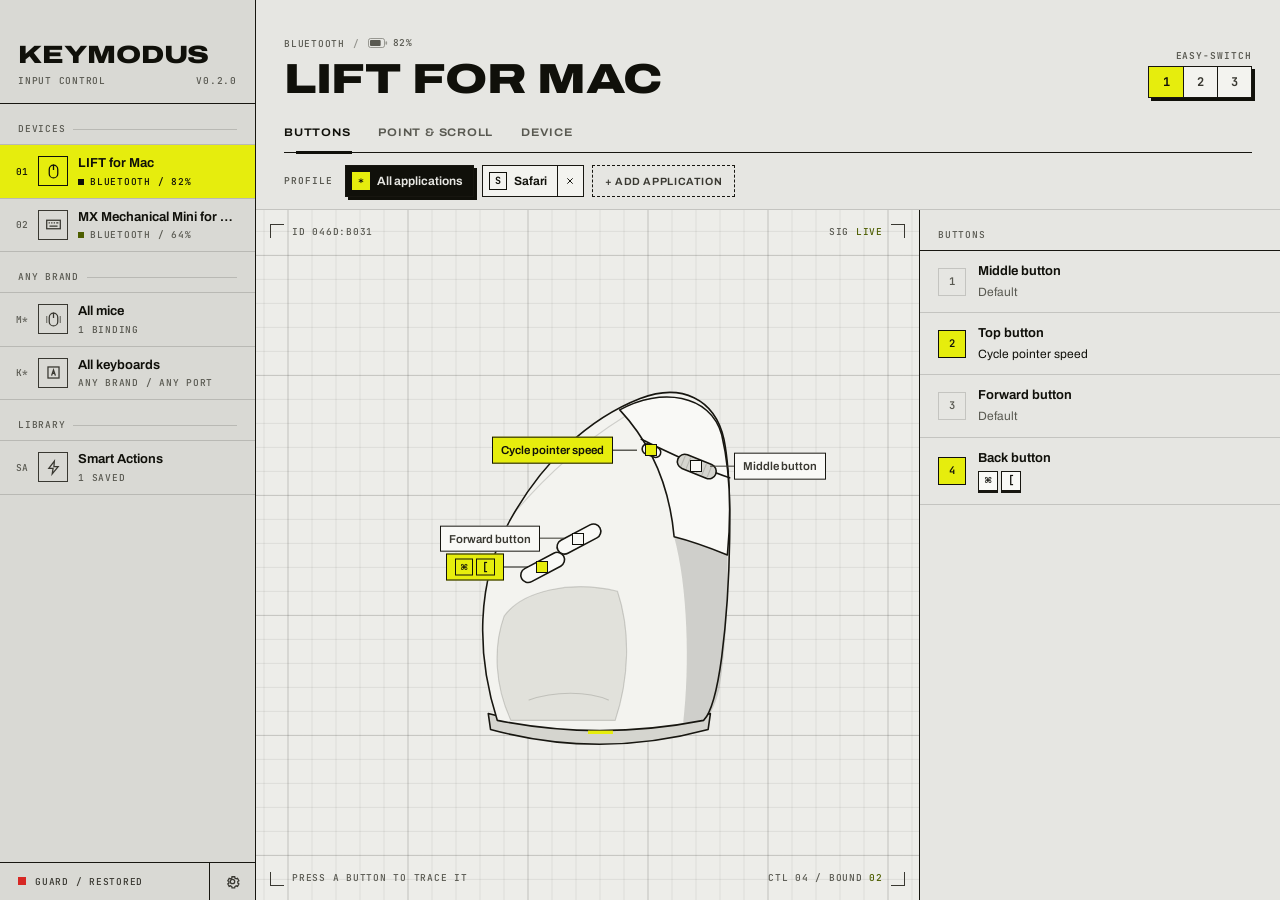
<file: ui/index.html>
<!doctype html>
<html lang="en">
<head>
  <meta charset="utf-8">
  <meta name="viewport" content="width=device-width, initial-scale=1">
  <meta name="color-scheme" content="light dark">
  <title>Keymodus</title>
  <link rel="icon" href="data:,">
  <link rel="stylesheet" href="styles.css">
</head>
<body>
  <div class="app" id="app">
    <aside class="sidebar">
      <div class="sidebar-top" data-tauri-drag-region></div>
      <div class="brand" data-tauri-drag-region>
        <span class="brand-name glitch" data-tauri-drag-region>Keymodus</span>
        <span class="brand-sub" data-tauri-drag-region><span>Input control</span><span id="brand-ver"></span></span>
      </div>
      <nav class="nav" aria-label="Devices">
        <p class="nav-label">Devices</p>
        <ul class="device-list" id="device-list"></ul>
        <p class="nav-label">Any brand</p>
        <ul class="device-list" id="generic-list"></ul>
        <p class="nav-label">Library</p>
        <ul class="device-list" id="library-list"></ul>
      </nav>
      <div class="sidebar-foot">
        <button class="guard-pill" id="guard-pill" type="button" aria-label="Open binding guard activity">
          <span class="guard-dot" aria-hidden="true"></span>
          <span id="guard-text">Guard booting</span>
        </button>
        <button class="icon-btn" id="settings-btn" type="button" aria-label="Settings">
          <svg viewBox="0 0 20 20" aria-hidden="true"><path d="M10 12.6a2.6 2.6 0 1 0 0-5.2 2.6 2.6 0 0 0 0 5.2Z"/><path d="M16.2 11.9l1.3 1-1.6 2.8-1.6-.6a6.4 6.4 0 0 1-1.5.9L12.6 17.6H9.4l-.2-1.6a6.4 6.4 0 0 1-1.5-.9l-1.6.6-1.6-2.8 1.3-1a6.6 6.6 0 0 1 0-1.8l-1.3-1 1.6-2.8 1.6.6a6.4 6.4 0 0 1 1.5-.9l.2-1.6h3.2l.2 1.6c.5.2 1 .5 1.5.9l1.6-.6 1.6 2.8-1.3 1a6.6 6.6 0 0 1 0 1.8Z"/></svg>
        </button>
      </div>
    </aside>

    <main class="main" id="main">
      <div class="titlebar" data-tauri-drag-region></div>
      <div class="banners" id="banners"></div>
      <div class="view" id="view"></div>
    </main>
  </div>

  <div class="sheet-scrim" id="scrim" hidden></div>
  <aside class="sheet" id="sheet" aria-modal="true" role="dialog" hidden></aside>
  <div class="toaster" id="toaster" aria-live="polite"></div>

  <script src="app.js" type="module"></script>
</body>
</html>
</file>
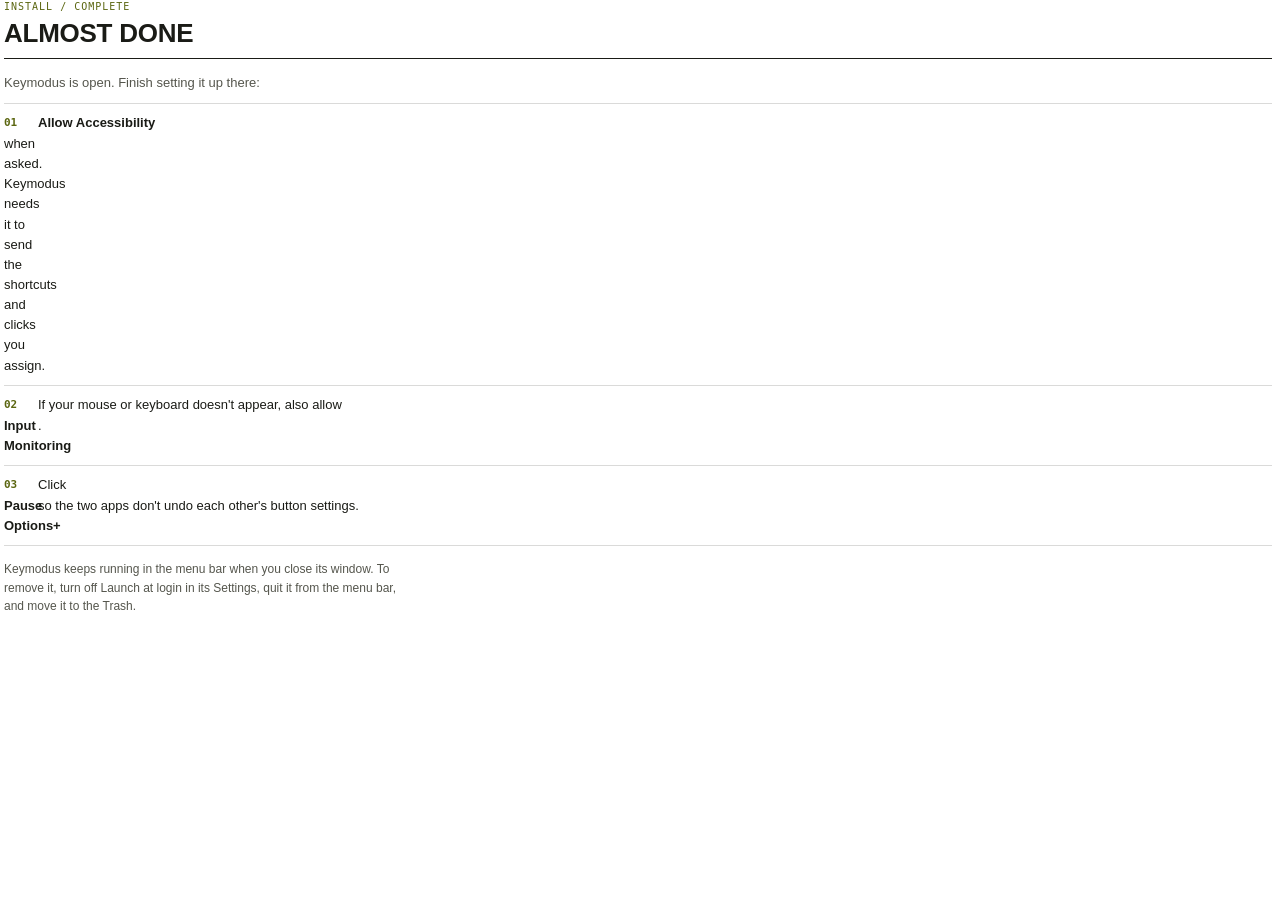
<file: scripts/installer/resources/conclusion.html>
<!doctype html>
<html><head><meta charset="utf-8"><meta name="color-scheme" content="light dark">
<link rel="stylesheet" href="style.css">
</head>
<body>
<p class="kicker">Install / complete</p>
<h1>Almost done</h1>
<p class="lede">Keymodus is open. Finish setting it up there:</p>
<ol>
  <li><b>Allow Accessibility</b> when asked. Keymodus needs it to send the shortcuts and clicks you assign.</li>
  <li>If your mouse or keyboard doesn't appear, also allow <b>Input Monitoring</b>.</li>
  <li>Click <b>Pause Options+</b> so the two apps don't undo each other's button settings.</li>
</ol>
<p class="note">Keymodus keeps running in the menu bar when you close its window. To remove it, turn off Launch at login in its Settings, quit it from the menu bar, and move it to the Trash.</p>
</body></html>
</file>
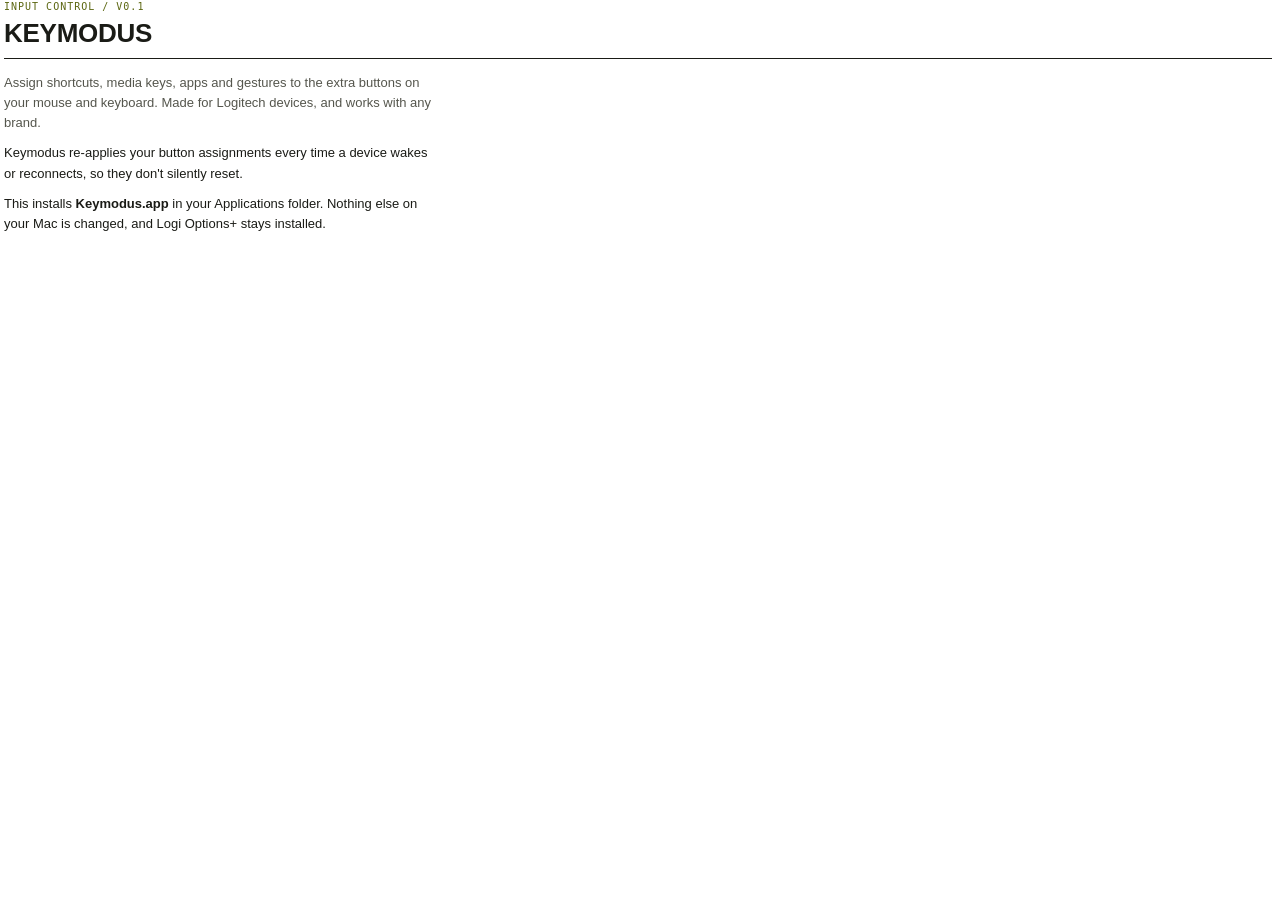
<file: scripts/installer/resources/welcome.html>
<!doctype html>
<html><head><meta charset="utf-8"><meta name="color-scheme" content="light dark">
<link rel="stylesheet" href="style.css">
</head>
<body>
<p class="kicker">Input control / v0.1</p>
<h1>Keymodus</h1>
<p class="lede">Assign shortcuts, media keys, apps and gestures to the extra buttons on your mouse and keyboard. Made for Logitech devices, and works with any brand.</p>
<p>Keymodus re-applies your button assignments every time a device wakes or reconnects, so they don't silently reset.</p>
<p>This installs <b>Keymodus.app</b> in your Applications folder. Nothing else on your Mac is changed, and Logi Options+ stays installed.</p>
</body></html>
</file>
<file: ui/styles.css>
/* Keymodus — an input control deck.
   Brutalist structure (hard rules, square corners, inverted selections, offset
   shadows) carrying one cyberpunk signal: acid volt. Red is reserved for
   conflicts and warnings. Concrete in light mode, carbon in dark. */

@font-face {
  font-family: "Archivo";
  src: url("fonts/archivo-latin-wdth-normal.woff2") format("woff2-variations");
  font-weight: 100 900;
  font-stretch: 62% 125%;
  font-display: block;
  unicode-range: U+0000-00FF, U+0131, U+0152-0153, U+02BB-02BC, U+02C6, U+02DA, U+02DC, U+0304, U+0308, U+0329, U+2000-206F, U+20AC, U+2122, U+2191, U+2193, U+2212, U+2215, U+FEFF, U+FFFD;
}
@font-face {
  font-family: "Archivo";
  src: url("fonts/archivo-latin-ext-wdth-normal.woff2") format("woff2-variations");
  font-weight: 100 900;
  font-stretch: 62% 125%;
  font-display: block;
  unicode-range: U+0100-02BA, U+02BD-02C5, U+02C7-02CC, U+02CE-02D7, U+02DD-02FF, U+0304, U+0308, U+0329, U+1D00-1DBF, U+1E00-1E9F, U+1EF2-1EFF, U+2020, U+20A0-20AB, U+20AD-20C0, U+2113, U+2C60-2C7F, U+A720-A7FF;
}
@font-face {
  font-family: "JetBrains Mono";
  src: url("fonts/jetbrains-mono-latin-wght-normal.woff2") format("woff2-variations");
  font-weight: 100 800;
  font-display: block;
}

:root {
  color-scheme: light dark;

  --ease-out: cubic-bezier(0.23, 1, 0.32, 1);
  --ease-in-out: cubic-bezier(0.77, 0, 0.175, 1);
  --ease-drawer: cubic-bezier(0.32, 0.72, 0, 1);

  /* Archivo for words; JetBrains Mono only for data (codes, DPI, ids, times).
     Key symbols (⌘⇧⌥) fall back to the system font. */
  --font: "Archivo", -apple-system, system-ui, sans-serif;
  --font-mono: "JetBrains Mono", ui-monospace, "SF Mono", Menlo, monospace;

  /* concrete (light) */
  --bg: oklch(0.925 0.006 106);
  --sidebar: oklch(0.885 0.008 106);
  --surface: oklch(0.962 0.005 106);
  --raised: oklch(0.982 0.004 106);
  --sunken: oklch(0.87 0.008 106);
  --line: oklch(0.2 0.012 106);
  --line-soft: oklch(0.2 0.012 106 / 0.16);
  --text: oklch(0.17 0.012 106);
  --text-2: oklch(0.34 0.012 106);
  --text-3: oklch(0.46 0.012 106);
  --volt: oklch(0.91 0.2 112);
  --volt-ink: oklch(0.17 0.012 106);
  --volt-wash: oklch(0.91 0.2 112 / 0.38);
  --signal: oklch(0.45 0.12 120);        /* volt, legible as text/lines on this ground */
  --bar: var(--text);                     /* tab ink, focus */
  --red: oklch(0.57 0.21 28);
  --grid: oklch(0.17 0.012 106 / 0.07);
  --grid-major: oklch(0.17 0.012 106 / 0.13);
  --stage: oklch(0.945 0.005 106);
  --art-shadow: oklch(0.17 0.012 106 / 0.13);
  --hard: 3px 3px 0 var(--text);
  --hard-lg: 6px 6px 0 var(--text);
  --scan: 0;
}

@media (prefers-color-scheme: dark) {
  :root {
    /* carbon (dark) */
    --bg: oklch(0.17 0.008 110);
    --sidebar: oklch(0.135 0.007 110);
    --surface: oklch(0.205 0.009 110);
    --raised: oklch(0.235 0.01 110);
    --sunken: oklch(0.125 0.006 110);
    --line: oklch(0.46 0.014 110);
    --line-soft: oklch(0.42 0.012 110 / 0.42);
    --text: oklch(0.95 0.016 105);
    --text-2: oklch(0.79 0.012 105);
    --text-3: oklch(0.63 0.012 105);
    --volt: oklch(0.92 0.21 115);
    --volt-ink: oklch(0.15 0.008 110);
    --volt-wash: oklch(0.92 0.21 115 / 0.14);
    --signal: oklch(0.92 0.21 115);
    --bar: var(--volt);
    --red: oklch(0.67 0.22 28);
    --grid: oklch(0.95 0.02 105 / 0.045);
    --grid-major: oklch(0.95 0.02 105 / 0.085);
    --stage: oklch(0.15 0.008 110);
    --art-shadow: oklch(0.92 0.21 115 / 0.16);
    --hard: 3px 3px 0 var(--volt);
    --hard-lg: 6px 6px 0 oklch(0 0 0 / 0.55);
    --scan: 1;
  }
}

* { box-sizing: border-box; }
html, body { margin: 0; height: 100%; }
body {
  font: 400 13px/1.45 var(--font);
  color: var(--text);
  background: var(--bg);
  -webkit-font-smoothing: antialiased;
  overflow: hidden;
  user-select: none;
  -webkit-user-select: none;
  cursor: default;
}
button { font: inherit; color: inherit; cursor: pointer; }
button:disabled { cursor: default; }
input, textarea { font: inherit; color: inherit; user-select: text; -webkit-user-select: text; }
[hidden] { display: none !important; }
:focus-visible { outline: 2px solid var(--bar); outline-offset: 2px; }
::selection { background: var(--volt); color: var(--volt-ink); }

/* Shared typographic voices */
.eyebrow, .nav-label, .device-sub, .panel-title, .group-label, .facts dt, .stat span, .range-scale,
.g-cell .dir, .hud b, .banner-tag, .pop-label, .sheet-kicker, .control-num, .spot-num, .brand-sub {
  font-family: var(--font-mono);
  font-weight: 500;
  text-transform: uppercase;
  letter-spacing: 0.08em;
}
.title, .brand-name, .sheet-head h2, .empty h2, .stat strong, .dpi-readout strong {
  font-family: var(--font);
  font-stretch: 125%;
  font-weight: 850;
  text-transform: uppercase;
  letter-spacing: -0.01em;
}

.app { display: grid; grid-template-columns: 256px 1fr; height: 100vh; }

/* ---------------- Sidebar ---------------- */

.sidebar {
  background: var(--sidebar);
  border-right: 1px solid var(--line);
  display: flex;
  flex-direction: column;
  min-height: 0;
}
.sidebar-top { height: 40px; flex: none; }
.brand { padding: 4px 18px 16px; border-bottom: 1px solid var(--line); }
.brand-name { display: block; font-size: 25px; line-height: 0.9; }
.brand-sub { display: flex; justify-content: space-between; margin-top: 7px; font-size: 9.5px; color: var(--text-3); }
.brand-name.glitch { animation: glitch 460ms steps(1, end) 120ms both; }
@keyframes glitch {
  0%   { clip-path: inset(0 0 62% 0); transform: translateX(-3px); color: var(--signal); }
  14%  { clip-path: inset(38% 0 20% 0); transform: translateX(4px); }
  28%  { clip-path: inset(72% 0 0 0); transform: translateX(-2px); color: var(--red); }
  42%  { clip-path: inset(10% 0 55% 0); transform: translateX(2px); color: var(--text); }
  56%  { clip-path: inset(0); transform: none; }
  70%  { clip-path: inset(46% 0 40% 0); transform: translateX(-3px); color: var(--signal); }
  84%, 100% { clip-path: inset(0); transform: none; color: var(--text); }
}

.nav { flex: 1; overflow-y: auto; padding: 0 0 12px; }
.nav-label {
  display: flex; align-items: center; gap: 8px;
  margin: 18px 18px 8px;
  font-size: 9.5px;
  color: var(--text-3);
}
.nav-label::after { content: ""; flex: 1; height: 1px; background: var(--line-soft); }
.device-list { list-style: none; margin: 0; padding: 0; border-top: 1px solid var(--line-soft); }
.device-list > li { border-bottom: 1px solid var(--line-soft); }

.device-row {
  display: grid;
  grid-template-columns: 18px 30px 1fr;
  align-items: center;
  gap: 10px;
  width: 100%;
  padding: 9px 18px 9px 10px;
  border: 0;
  background: transparent;
  text-align: left;
  transition: background-color 120ms ease;
}
.device-row:active { transform: translate(1px, 1px); }
@media (hover: hover) and (pointer: fine) { .device-row:hover { background: var(--sunken); } }
.device-idx { font: 500 9.5px/1 var(--font-mono); color: var(--text-3); text-align: right; }
.device-row[aria-current="true"] { background: var(--volt); color: var(--volt-ink); }
.device-row[aria-current="true"] .device-idx,
.device-row[aria-current="true"] .device-sub { color: var(--volt-ink); }
.device-glyph {
  width: 30px; height: 30px;
  display: grid; place-items: center;
  border: 1px solid currentColor;
  color: var(--text-2);
}
.device-row[aria-current="true"] .device-glyph { color: var(--volt-ink); }
.device-glyph svg { width: 17px; height: 17px; fill: none; stroke: currentColor; stroke-width: 1.5; stroke-linecap: square; stroke-linejoin: miter; }
.device-name { font-weight: 650; font-size: 13px; white-space: nowrap; overflow: hidden; text-overflow: ellipsis; }
.device-sub { font-size: 9.5px; color: var(--text-3); white-space: nowrap; overflow: hidden; text-overflow: ellipsis; display: flex; gap: 6px; align-items: center; margin-top: 2px; }
.status-dot { width: 6px; height: 6px; flex: none; background: currentColor; opacity: 0.45; }
.status-dot[data-s="online"] { background: var(--signal); opacity: 1; }
.status-dot[data-s="asleep"] { background: transparent; box-shadow: inset 0 0 0 1.5px currentColor; opacity: 0.9; }
.device-row[aria-current="true"] .status-dot[data-s="online"] { background: var(--volt-ink); }

.sidebar-foot {
  display: flex; align-items: stretch;
  border-top: 1px solid var(--line);
}
.guard-pill {
  flex: 1;
  display: flex; align-items: center; gap: 9px;
  padding: 13px 18px;
  border: 0;
  background: transparent;
  color: var(--text-2);
  font: 500 9.5px/1.2 var(--font-mono);
  text-transform: uppercase; letter-spacing: 0.08em;
  text-align: left;
  transition: background-color 120ms ease;
}
.guard-pill:active { transform: translate(1px, 1px); }
@media (hover: hover) and (pointer: fine) { .guard-pill:hover { background: var(--sunken); } }
.guard-dot { width: 8px; height: 8px; flex: none; background: var(--signal); }
.guard-dot[data-tone="ok"] { animation: arm 2.4s steps(2, jump-none) infinite; }
.guard-dot[data-tone="idle"] { background: transparent; box-shadow: inset 0 0 0 1.5px var(--text-3); }
.guard-dot[data-tone="restore"] { background: var(--red); }
@keyframes arm { 50% { opacity: 0.35; } }

.icon-btn {
  width: 30px; height: 30px; display: grid; place-items: center;
  border: 0; background: transparent; color: var(--text-2);
  transition: background-color 120ms ease, color 120ms ease;
}
.sidebar-foot .icon-btn { width: 46px; height: auto; border-left: 1px solid var(--line); }
.icon-btn:active { transform: translate(1px, 1px); }
@media (hover: hover) and (pointer: fine) { .icon-btn:hover { background: var(--sunken); color: var(--text); } }
.icon-btn svg { width: 17px; height: 17px; fill: none; stroke: currentColor; stroke-width: 1.5; stroke-linejoin: miter; stroke-linecap: square; }

/* ---------------- Main ---------------- */

.main { position: relative; display: flex; flex-direction: column; min-width: 0; min-height: 0; }
.titlebar { height: 14px; flex: none; }
.view { flex: 1; min-height: 0; display: flex; flex-direction: column; }

.banners { display: grid; gap: 10px; padding: 0 28px; }
.banners:not(:empty) { padding-top: 24px; }
.banner {
  position: relative;
  display: grid; grid-template-columns: auto 1fr auto; align-items: center; gap: 16px;
  padding: 12px 12px 12px 14px;
  border: 1px solid var(--line);
  background: var(--surface);
}
.banner-tag {
  align-self: start;
  margin-top: 1px;
  padding: 3px 6px;
  font-size: 9.5px;
  border: 1px solid currentColor;
  color: var(--text-2);
}
.banner[data-tone="accent"] .banner-tag { background: var(--volt); border-color: var(--volt-ink); color: var(--volt-ink); }
.banner[data-tone="warn"] { padding-top: 19px; }
.banner[data-tone="warn"]::before {
  content: ""; position: absolute; left: -1px; right: -1px; top: -1px; height: 7px;
  background: repeating-linear-gradient(-45deg, var(--red) 0 7px, transparent 7px 14px);
  border: 1px solid var(--red);
}
.banner[data-tone="warn"] .banner-tag { background: var(--red); border-color: var(--red); color: oklch(0.98 0.01 106); }
.banner-text { min-width: 0; }
.banner-title { font-weight: 700; }
.banner-body { color: var(--text-2); font-size: 12.5px; max-width: 72ch; }
.banner-actions { display: flex; gap: 10px; flex: none; }

.head {
  display: flex; align-items: flex-end; gap: 20px;
  padding: 22px 28px 0;
}
.head-text { flex: 1; min-width: 0; }
.eyebrow { font-size: 9.5px; color: var(--text-3); display: flex; gap: 8px; align-items: center; flex-wrap: wrap; }
.eyebrow .sep::before { content: "/"; opacity: 0.6; }
.title {
  margin: 8px 0 0;
  font-size: clamp(28px, 3.3vw, 42px);
  line-height: 0.92;
  white-space: nowrap; overflow: hidden; text-overflow: ellipsis;
}
/* Long names trade width for length so the whole name fits. */
.title[data-long="true"] { font-stretch: 100%; font-size: clamp(24px, 2.6vw, 34px); }
.battery { display: inline-flex; align-items: center; gap: 5px; font-variant-numeric: tabular-nums; }
.battery svg { width: 20px; height: 10px; }

.tabs {
  position: relative;
  display: flex;
  margin: 18px 28px 0;
  border-bottom: 1px solid var(--line);
}
.tab {
  position: relative;
  padding: 9px 14px 11px;
  border: 0; background: transparent;
  color: var(--text-3);
  font-weight: 650; font-stretch: 112%; font-size: 11px;
  text-transform: uppercase; letter-spacing: 0.07em;
  transition: color 120ms ease;
}
.tab:first-child { padding-left: 0; }
.tab[aria-selected="true"] { color: var(--text); }
@media (hover: hover) and (pointer: fine) { .tab:hover { color: var(--text); } }
.tab-ink {
  position: absolute; bottom: -2px; left: 0;
  height: 3px; width: 10px;
  background: var(--bar);
  transform-origin: left;
  transition: transform 180ms var(--ease-in-out);
}

/* scope picker */
.scope { position: relative; }
.scope-btn {
  display: inline-flex; align-items: center; gap: 8px;
  height: 32px; padding: 0 10px 0 12px;
  border: 1px solid var(--line);
  background: var(--surface);
  font-weight: 650; font-size: 10.5px; font-stretch: 112%;
  text-transform: uppercase; letter-spacing: 0.06em;
  box-shadow: var(--hard);
  transition: transform 100ms var(--ease-out), box-shadow 100ms var(--ease-out);
}
.scope-btn:active { transform: translate(3px, 3px); box-shadow: 0 0 0 transparent; }
.scope-btn .chev { width: 10px; height: 10px; stroke: currentColor; fill: none; stroke-width: 1.6; }
.scope-btn[data-app="true"] { background: var(--volt); color: var(--volt-ink); border-color: var(--volt-ink); }
.monogram {
  width: 18px; height: 18px;
  display: inline-grid; place-items: center;
  font: 700 10px/1 var(--font-mono);
  border: 1px solid currentColor;
  flex: none;
}

.popover {
  position: absolute; z-index: 30;
  top: calc(100% + 8px); right: 0;
  width: 290px; max-height: 390px; overflow: auto;
  padding: 6px;
  border: 1px solid var(--line);
  background: var(--raised);
  box-shadow: var(--hard-lg);
  transform-origin: top right;
  transition: opacity 140ms var(--ease-out), transform 140ms var(--ease-out);
}
@starting-style { .popover { opacity: 0; transform: translateY(-4px); } }
.pop-item {
  display: flex; align-items: center; gap: 10px;
  width: 100%; padding: 7px 8px;
  border: 0; background: transparent; text-align: left;
}
@media (hover: hover) and (pointer: fine) { .pop-item:hover { background: var(--sunken); } }
.pop-item[aria-checked="true"] { background: var(--volt); color: var(--volt-ink); }
.pop-sep { height: 1px; background: var(--line-soft); margin: 6px 0; }
.pop-search {
  width: 100%; height: 30px; margin-bottom: 4px; padding: 0 10px;
  border: 1px solid var(--line); background: var(--surface); outline: none;
}
.pop-search:focus { box-shadow: inset 0 0 0 1px var(--bar); }
.pop-label { font-size: 9.5px; color: var(--text-3); padding: 6px 8px 4px; }

/* ---------------- Buttons tab ---------------- */

.workbench {
  flex: 1; min-height: 0;
  display: grid;
  grid-template-columns: minmax(0, 1fr) 360px;
}
.stage {
  position: relative;
  min-width: 0; min-height: 0;
  display: grid; place-items: center;
  padding: 44px 36px;
  background-color: var(--stage);
  background-image:
    linear-gradient(var(--grid-major) 1px, transparent 1px),
    linear-gradient(90deg, var(--grid-major) 1px, transparent 1px),
    linear-gradient(var(--grid) 1px, transparent 1px),
    linear-gradient(90deg, var(--grid) 1px, transparent 1px);
  background-size: 120px 120px, 120px 120px, 24px 24px, 24px 24px;
  background-position: center;
  border-right: 1px solid var(--line);
  overflow: hidden;
}
/* CRT scanlines, dark only */
.stage::after {
  content: ""; position: absolute; inset: 0; pointer-events: none;
  background: repeating-linear-gradient(to bottom, transparent 0 2px, oklch(0 0 0 / 0.16) 2px 3px);
  opacity: calc(var(--scan) * 0.6);
}

/* HUD: crop marks and live readouts in the stage corners */
.hud { position: absolute; inset: 14px; pointer-events: none; z-index: 1; }
.hud i { position: absolute; width: 14px; height: 14px; border: 0 solid var(--text-2); }
.hud i:nth-child(1) { left: 0; top: 0; border-left-width: 1.5px; border-top-width: 1.5px; }
.hud i:nth-child(2) { right: 0; top: 0; border-right-width: 1.5px; border-top-width: 1.5px; }
.hud i:nth-child(3) { left: 0; bottom: 0; border-left-width: 1.5px; border-bottom-width: 1.5px; }
.hud i:nth-child(4) { right: 0; bottom: 0; border-right-width: 1.5px; border-bottom-width: 1.5px; }
.hud b { position: absolute; font-size: 9.5px; color: var(--text-3); white-space: nowrap; }
.hud .hud-tl { left: 22px; top: 1px; }
.hud .hud-tr { right: 22px; top: 1px; }
.hud .hud-bl { left: 22px; bottom: 1px; }
.hud .hud-br { right: 22px; bottom: 1px; }
.hud b em { font-style: normal; color: var(--signal); }

.art {
  position: relative;
  width: min(100%, var(--art-max, 460px));
  aspect-ratio: var(--ar, 1);
  z-index: 2;
}
.art img, .art svg.schematic { position: absolute; inset: 0; width: 100%; height: 100%; object-fit: contain; pointer-events: none; }
/* Hard, unblurred offset silhouette, like a misregistered print. */
.art img { filter: drop-shadow(12px 12px 0 var(--art-shadow)); }

.spot {
  position: absolute;
  left: calc(var(--x) * 1%); top: calc(var(--y) * 1%);
  width: 0; height: 0;
  z-index: 2;
}
.spot-btn {
  position: absolute; left: 0; top: 0;
  width: 28px; height: 28px; margin: -14px 0 0 -14px;
  padding: 0; border: 0;
  background: transparent;
  display: grid; place-items: center;
}
.spot-dot {
  width: 12px; height: 12px;
  background: var(--raised);
  border: 1.5px solid var(--text);
  transition: transform 120ms var(--ease-out), background-color 120ms ease;
}
.spot[data-bound="true"] .spot-dot { background: var(--volt); border-color: var(--volt-ink); }
.spot[aria-current="true"] .spot-dot { transform: scale(1.3); outline: 2px solid var(--bar); outline-offset: 3px; }
.spot-btn:active .spot-dot { transform: scale(0.85); }
.spot-ring {
  position: absolute; left: -14px; top: -14px; width: 28px; height: 28px;
  border: 2px solid var(--signal);
  opacity: 0; pointer-events: none;
}
.spot-num {
  font-size: 9.5px; letter-spacing: 0; font-weight: 700;
  color: var(--text);
  position: absolute; inset: 0;
  display: grid; place-items: center;
  pointer-events: none;
}
.spot[data-mode="pin"] .spot-dot { width: 19px; height: 19px; }
.spot[data-bound="true"] .spot-num { color: var(--volt-ink); }

.spot-label {
  position: absolute; top: 0;
  display: flex; align-items: center;
  transform: translateY(-50%);
  pointer-events: none;
  white-space: nowrap;
}
.spot-label[data-side="1"] { left: 14px; }
.spot-label[data-side="-1"] { right: 14px; flex-direction: row-reverse; }
.spot-label .leader { width: 24px; height: 1px; background: var(--text-2); }
.spot-label .tag {
  padding: 4px 8px;
  border: 1px solid var(--line);
  background: var(--raised);
  font-size: 11.5px; font-weight: 600; color: var(--text-2);
}
.spot[data-bound="true"] .spot-label .tag { background: var(--volt); color: var(--volt-ink); border-color: var(--volt-ink); }
.spot[data-bound="true"] .spot-label .leader { background: var(--text); }

/* controls panel */
.panel {
  min-height: 0;
  display: flex; flex-direction: column;
  background: var(--bg);
  overflow: hidden;
}
.panel-scroll { flex: 1; overflow-y: auto; padding: 18px 0 24px; }
.panel-title { font-size: 9.5px; color: var(--text-3); margin: 0 18px 8px; display: flex; justify-content: space-between; gap: 10px; }
.panel-title span:last-child:not(:first-child) { color: var(--signal); }

.control-list { list-style: none; margin: 0; padding: 0; border-top: 1px solid var(--line); }
.control-list > li { border-bottom: 1px solid var(--line-soft); }
.control {
  display: grid; grid-template-columns: 28px 1fr; gap: 12px; align-items: center;
  width: 100%;
  padding: 11px 18px;
  border: 0;
  background: transparent; text-align: left;
  transition: background-color 120ms ease;
}
.control:active { transform: translate(1px, 1px); }
@media (hover: hover) and (pointer: fine) { .control:hover { background: var(--sunken); } }
.control[data-hit="true"] { background: var(--volt-wash); transition: none; }
.control-num {
  width: 28px; height: 28px;
  display: grid; place-items: center;
  font-size: 10.5px; font-weight: 600; letter-spacing: 0;
  color: var(--text-3);
  border: 1px solid var(--line-soft);
}
.control[data-bound="true"] .control-num { background: var(--volt); color: var(--volt-ink); border-color: var(--volt-ink); }
.control-name { font-weight: 650; }
.control-action { font-size: 12px; color: var(--text-3); margin-top: 3px; display: flex; flex-wrap: wrap; gap: 4px; align-items: center; }
.control[data-bound="true"] .control-action { color: var(--text); }
.app-flag { font: 600 9.5px/1 var(--font-mono); text-transform: uppercase; letter-spacing: 0.08em; color: var(--signal); }

.list-enter > * { animation: rise 240ms var(--ease-out) both; animation-delay: calc(var(--i, 0) * 30ms); }
@keyframes rise { from { opacity: 0; transform: translateX(-6px); } }

/* keycaps: square, inked, hard bottom edge */
.keys { display: inline-flex; gap: 3px; align-items: center; }
kbd {
  font: 600 11px/1 var(--font-mono);
  min-width: 20px; height: 20px; padding: 0 5px;
  display: inline-grid; place-items: center;
  background: var(--raised);
  color: var(--text);
  border: 1px solid var(--line);
  box-shadow: 0 2px 0 var(--line);
  margin-bottom: 2px;
}
.kbd-lg kbd { font-size: 15px; min-width: 36px; height: 36px; padding: 0 10px; box-shadow: 0 3px 0 var(--line); }
.spot-label .tag kbd { background: transparent; border-color: currentColor; box-shadow: none; height: 17px; min-width: 17px; margin: 0; color: inherit; }

/* editor */
.editor { display: flex; flex-direction: column; min-height: 0; flex: 1; }
.editor[data-enter] { transition: opacity 180ms var(--ease-out), transform 200ms var(--ease-out); }
@starting-style { .editor[data-enter] { opacity: 0; transform: translateX(10px); } }
.editor-head { padding: 16px 18px 14px; display: flex; gap: 12px; align-items: flex-start; border-bottom: 1px solid var(--line); }
.editor-head h2 { margin: 0; font-size: 17px; font-weight: 800; font-stretch: 118%; text-transform: uppercase; line-height: 1.05; }
.editor-head p { margin: 5px 0 0; font: 500 9.5px/1.4 var(--font-mono); text-transform: uppercase; letter-spacing: 0.08em; color: var(--text-3); }
.back-btn { margin-top: -3px; border: 1px solid var(--line); flex: none; }
.editor-body { flex: 1; overflow-y: auto; padding: 16px 18px 18px; }
.editor-foot { display: flex; gap: 8px; padding: 12px 18px; border-top: 1px solid var(--line); }

.cats { display: grid; grid-template-columns: repeat(4, 1fr); margin: 0 0 18px; border-left: 1px solid var(--line); border-top: 1px solid var(--line); }
.cat {
  padding: 8px 4px;
  border: 0; border-right: 1px solid var(--line); border-bottom: 1px solid var(--line);
  background: transparent;
  font-size: 10px; font-weight: 650; font-stretch: 110%; text-transform: uppercase; letter-spacing: 0.06em;
  color: var(--text-2);
  transition: background-color 100ms ease, color 100ms ease;
}
@media (hover: hover) and (pointer: fine) { .cat:hover { background: var(--sunken); color: var(--text); } }
.cat[aria-pressed="true"] { background: var(--text); color: var(--bg); }

.options { display: grid; border-top: 1px solid var(--line-soft); }
.option {
  display: flex; align-items: center; gap: 10px;
  width: 100%; padding: 9px 8px;
  border: 0; border-bottom: 1px solid var(--line-soft); background: transparent; text-align: left;
  transition: background-color 100ms ease;
}
@media (hover: hover) and (pointer: fine) { .option:hover { background: var(--sunken); } }
.option[aria-checked="true"] { background: var(--volt); color: var(--volt-ink); }
.option .radio { width: 12px; height: 12px; border: 1.5px solid currentColor; flex: none; display: grid; place-items: center; opacity: 0.7; }
.option[aria-checked="true"] .radio { opacity: 1; }
.option[aria-checked="true"] .radio::after { content: ""; width: 4px; height: 4px; background: currentColor; }
.option .hint { margin-left: auto; font: 500 11px/1 var(--font-mono); opacity: 0.65; }
.group-label { font-size: 9.5px; color: var(--text-3); margin: 16px 8px 6px; }
.group-label:first-child { margin-top: 0; }

.recorder {
  position: relative;
  display: grid; place-items: center; gap: 12px;
  min-height: 130px; padding: 20px;
  border: 1px dashed var(--line);
  background: var(--surface);
  text-align: center;
  outline: none;
}
.recorder:focus { border: 1px solid var(--bar); box-shadow: inset 0 0 0 1px var(--bar), var(--hard); }
.recorder .prompt { font: 500 9.5px/1.3 var(--font-mono); text-transform: uppercase; letter-spacing: 0.08em; color: var(--text-3); }
.recorder:focus .prompt { color: var(--text); }
.recorder:focus .prompt::before { content: "● REC  "; color: var(--red); animation: blink 1s steps(2, start) infinite; }
@keyframes blink { to { visibility: hidden; } }

.field { display: grid; gap: 6px; margin-bottom: 14px; }
.field label { font: 500 9.5px/1 var(--font-mono); text-transform: uppercase; letter-spacing: 0.08em; color: var(--text-2); }
.input, .textarea {
  width: 100%; padding: 8px 10px;
  border: 1px solid var(--line);
  background: var(--surface); outline: none;
  transition: box-shadow 100ms ease;
}
.textarea { min-height: 84px; resize: vertical; font-family: var(--font-mono); font-size: 12px; }
.input:focus, .textarea:focus { box-shadow: inset 0 0 0 1px var(--bar), var(--hard); }
.help { font-size: 11.5px; color: var(--text-3); margin: 0; }

.gesture-grid {
  display: grid; gap: 0;
  grid-template-columns: 1fr 1fr 1fr;
  grid-template-areas: ". up ." "left click right" ". down .";
  margin-bottom: 14px;
}
.g-cell {
  min-height: 64px; padding: 8px; margin: -0.5px;
  border: 1px solid var(--line);
  background: var(--surface); text-align: center;
  display: grid; align-content: center; gap: 4px;
  transition: background-color 100ms ease;
}
.g-cell[aria-pressed="true"] { background: var(--text); color: var(--bg); position: relative; z-index: 1; }
.g-cell .dir { font-size: 9.5px; opacity: 0.7; }
.g-cell .what { font-size: 11.5px; font-weight: 650; overflow: hidden; text-overflow: ellipsis; white-space: nowrap; }
.g-cell[data-flash="true"] { background: var(--volt); color: var(--volt-ink); transition: none; }

/* buttons */
.btn {
  height: 30px; padding: 0 12px;
  display: inline-flex; align-items: center; justify-content: center; gap: 6px;
  border: 1px solid var(--line);
  background: var(--surface);
  font-weight: 650; font-size: 10.5px; font-stretch: 112%;
  text-transform: uppercase; letter-spacing: 0.07em;
  white-space: nowrap;
  transition: transform 100ms var(--ease-out), box-shadow 100ms var(--ease-out), background-color 120ms ease, opacity 120ms ease;
}
.btn:active:not(:disabled) { transform: translate(1px, 1px); }
.btn:disabled { opacity: 0.4; }
/* Primary: an inked block on a hard shadow; pressing pushes it into the shadow. */
.btn-primary, .btn-accent { box-shadow: var(--hard); }
.btn-primary { background: var(--text); border-color: var(--text); color: var(--bg); }
.btn-accent { background: var(--volt); border-color: var(--volt-ink); color: var(--volt-ink); }
@media (prefers-color-scheme: dark) { .btn-accent { box-shadow: 3px 3px 0 var(--text); } }
.btn-primary:active:not(:disabled), .btn-accent:active:not(:disabled) { transform: translate(3px, 3px); box-shadow: 0 0 0 transparent; }
.btn-ghost { border-color: transparent; background: transparent; color: var(--text-2); }
@media (hover: hover) and (pointer: fine) {
  .btn:hover:not(:disabled) { background: var(--sunken); }
  .btn-ghost:hover:not(:disabled) { background: var(--sunken); color: var(--text); }
  .btn-primary:hover:not(:disabled) { background: var(--text); }
  .btn-accent:hover:not(:disabled) { background: var(--volt); }
}
.spacer { flex: 1; }

/* ---------------- Pointer / device tabs ---------------- */

.pane { flex: 1; overflow-y: auto; padding: 4px 28px 40px; }
.section { max-width: 760px; padding: 24px 0; border-bottom: 1px solid var(--line-soft); }
.section:last-child { border-bottom: 0; }
.section h3 { margin: 0 0 4px; font-size: 13px; font-weight: 800; font-stretch: 118%; text-transform: uppercase; letter-spacing: 0.02em; }
.section > p { margin: 0 0 16px; color: var(--text-2); font-size: 12.5px; max-width: 62ch; }

.dpi-readout { display: flex; align-items: baseline; gap: 10px; margin-bottom: 12px; }
.dpi-readout strong { font-size: 52px; line-height: 0.9; font-variant-numeric: tabular-nums; }
.dpi-readout span { font: 500 10px/1 var(--font-mono); letter-spacing: 0.1em; color: var(--signal); }
.range { width: 100%; -webkit-appearance: none; appearance: none; height: 26px; background: transparent; }
.range::-webkit-slider-runnable-track {
  height: 8px;
  border: 1px solid var(--line);
  background:
    linear-gradient(to right, var(--volt) var(--p, 50%), transparent var(--p, 50%)),
    repeating-linear-gradient(to right, var(--line-soft) 0 1px, transparent 1px 10px);
}
.range::-webkit-slider-thumb {
  -webkit-appearance: none; width: 12px; height: 24px; margin-top: -9px;
  background: var(--text); border: 0;
  box-shadow: 2px 2px 0 var(--volt);
}
.range:active::-webkit-slider-thumb { transform: translate(1px, 1px); box-shadow: 1px 1px 0 var(--volt); }
.range-scale { display: flex; justify-content: space-between; color: var(--text-3); font-size: 9.5px; font-variant-numeric: tabular-nums; margin-top: 4px; }

.chips { display: flex; flex-wrap: wrap; border-left: 1px solid var(--line); border-top: 1px solid var(--line); width: fit-content; max-width: 100%; }
.chip {
  padding: 7px 12px;
  border: 0; border-right: 1px solid var(--line); border-bottom: 1px solid var(--line);
  background: var(--surface); font: 600 11.5px/1 var(--font-mono); font-variant-numeric: tabular-nums;
  transition: background-color 100ms ease;
}
@media (hover: hover) and (pointer: fine) { .chip:hover { background: var(--sunken); } }
.chip[aria-pressed="true"] { background: var(--volt); color: var(--volt-ink); }

.row { display: flex; align-items: center; gap: 16px; padding: 12px 0; }
.row + .row { border-top: 1px solid var(--line-soft); }
.row-text { flex: 1; }
.row-title { font-weight: 650; }
.row-sub { color: var(--text-3); font-size: 12px; }

.switch {
  position: relative; width: 40px; height: 20px; flex: none;
  border: 1px solid var(--line); padding: 0;
  background: var(--sunken);
  transition: background-color 140ms ease;
}
.switch::after {
  content: ""; position: absolute; top: 2px; left: 2px;
  width: 14px; height: 14px;
  background: var(--text-2);
  transition: transform 160ms var(--ease-out), background-color 140ms ease;
}
.switch[aria-checked="true"] { background: var(--volt); border-color: var(--volt-ink); }
.switch[aria-checked="true"]::after { transform: translateX(20px); background: var(--volt-ink); }

.seg { display: inline-flex; border: 1px solid var(--line); }
.seg button { border: 0; background: transparent; padding: 6px 12px; font-size: 10.5px; font-weight: 650; font-stretch: 110%; text-transform: uppercase; letter-spacing: 0.06em; color: var(--text-2); transition: background-color 100ms ease, color 100ms ease; }
.seg button + button { border-left: 1px solid var(--line); }
.seg button[aria-pressed="true"] { background: var(--text); color: var(--bg); }

.facts { display: grid; grid-template-columns: 170px 1fr; margin: 0; border-top: 1px solid var(--line); font-size: 12.5px; }
.facts dt, .facts dd { padding: 8px 0; border-bottom: 1px solid var(--line-soft); }
.facts dt { color: var(--text-3); font-size: 9.5px; padding-top: 10px; }
.facts dd { margin: 0; font-family: var(--font-mono); font-size: 12px; font-variant-numeric: tabular-nums; user-select: text; -webkit-user-select: text; }
.feature-list { columns: 2; column-gap: 28px; font-size: 12px; color: var(--text-2); margin: 0; padding: 0; list-style: none; }
.feature-list li { padding: 4px 0; break-inside: avoid; border-bottom: 1px solid var(--line-soft); }
.feature-list code { font: 600 11px var(--font-mono); color: var(--signal); margin-right: 8px; }

.guard-card { display: grid; grid-template-columns: repeat(3, auto) 1fr; border-top: 1px solid var(--line); align-items: stretch; }
.stat { padding: 14px 28px 12px 0; margin-right: 28px; border-right: 1px solid var(--line-soft); }
.stat strong { display: block; font-size: 40px; line-height: 0.9; font-variant-numeric: tabular-nums; }
.stat span { display: block; margin-top: 8px; color: var(--text-3); font-size: 9.5px; }
.guard-card > div:last-child { align-self: center; }

/* empty states */
.empty { flex: 1; display: grid; place-items: center; padding: 40px; }
.empty-inner { max-width: 420px; }
.empty h2 { font-size: 30px; line-height: 0.95; margin: 22px 0 12px; }
.empty p { color: var(--text-2); margin: 0 0 20px; }
.empty-art { width: 96px; height: 96px; color: var(--text); display: block; }

/* generic */
.generic-grid { display: grid; gap: 4px; max-width: 720px; }
.listen {
  display: flex; align-items: flex-start; gap: 14px;
  padding: 16px; margin-bottom: 16px;
  border: 1px solid var(--line); background: var(--surface);
  box-shadow: var(--hard);
}
.listen .pulse { flex: none; width: 10px; height: 10px; margin-top: 4px; background: var(--red); animation: blink 1.2s steps(2, start) infinite; }

/* ---------------- Sheet (activity / settings) ---------------- */

.sheet-scrim {
  position: fixed; inset: 0; z-index: 40;
  background: oklch(0.15 0.01 110 / 0.45);
  transition: opacity 180ms ease;
}
@starting-style { .sheet-scrim { opacity: 0; } }
.sheet {
  position: fixed; z-index: 41; top: 0; right: 0; bottom: 0;
  width: 420px; max-width: 100vw;
  display: flex; flex-direction: column;
  background: var(--bg);
  border-left: 1px solid var(--line);
  box-shadow: -8px 0 0 var(--volt-wash);
  transition: transform 260ms var(--ease-drawer), opacity 200ms ease;
}
@starting-style { .sheet { transform: translateX(32px); opacity: 0; } }
.sheet[data-closing] { transform: translateX(32px); opacity: 0; transition-duration: 160ms; }
.sheet-head { padding: 38px 18px 14px; display: flex; align-items: flex-end; gap: 10px; border-bottom: 1px solid var(--line); }
.sheet-head > div { flex: 1; }
.sheet-kicker { font-size: 9.5px; color: var(--signal); }
.sheet-head h2 { margin: 6px 0 0; font-size: 30px; line-height: 0.9; }
.sheet-head .icon-btn { border: 1px solid var(--line); }
.sheet-body { flex: 1; overflow-y: auto; padding: 14px 18px 20px; }

.log { list-style: none; margin: 0; padding: 0; border-top: 1px solid var(--line); }
.log li { display: grid; grid-template-columns: 8px 1fr auto; gap: 12px; padding: 10px 0; border-bottom: 1px solid var(--line-soft); font-size: 12.5px; align-items: baseline; }
.log .t { width: 8px; height: 8px; background: var(--text-3); }
.log .t[data-tone="restore"] { background: var(--signal); }
.log .t[data-tone="warn"] { background: var(--red); }
.log .dev { font-weight: 700; }
.log .msg { color: var(--text-2); }
.log time { color: var(--text-3); font: 500 10.5px var(--font-mono); font-variant-numeric: tabular-nums; white-space: nowrap; }

/* ---------------- Toasts ---------------- */

.toaster { position: fixed; z-index: 60; left: 50%; bottom: 22px; transform: translateX(-50%); display: grid; gap: 8px; justify-items: center; pointer-events: none; }
.toast {
  display: flex; align-items: center; gap: 10px;
  padding: 9px 14px;
  background: var(--text); color: var(--bg);
  border: 1px solid var(--text);
  font-size: 12.5px; font-weight: 600;
  box-shadow: 4px 4px 0 var(--volt);
  transition: opacity 260ms var(--ease-out), transform 260ms var(--ease-out);
}
@starting-style { .toast { opacity: 0; transform: translateY(10px); } }
.toast[data-leaving] { opacity: 0; transform: translateY(6px); transition-duration: 160ms; }
.toast .dot { width: 7px; height: 7px; background: var(--volt); }
.toast kbd { background: transparent; color: inherit; border-color: currentColor; box-shadow: none; margin: 0; }

@media (prefers-reduced-motion: reduce) {
  *, *::before, *::after { animation-duration: 1ms !important; animation-iteration-count: 1 !important; }
  .tab-ink, .sheet, .editor[data-enter], .popover, .toast { transition-property: opacity !important; }
  .list-enter > *, .brand-name.glitch { animation: none; }
}

@media (max-width: 1100px) {
  .workbench { grid-template-columns: minmax(0, 1fr) 320px; }
}

/* ---- v0.2: Options+-style device header, profiles, Smart Actions ---------- */

:root[data-os="windows"] .sidebar-top, :root[data-os="linux"] .sidebar-top { height: 14px; }

.search {
  width: 100%; height: 34px; margin-bottom: 12px; padding: 0 10px;
  border: 1px solid var(--line); background: var(--raised); color: var(--text);
  font: 500 13px var(--font);
}
.search:focus { outline: 2px solid var(--bar); outline-offset: -2px; }

.host-wrap { position: relative; display: flex; flex-direction: column; align-items: flex-end; gap: 6px; }
.host-label { font: 600 9.5px/1 var(--font-mono); text-transform: uppercase; letter-spacing: 0.1em; color: var(--text-3); }
.host-strip { display: inline-flex; border: 1px solid var(--line); box-shadow: var(--hard); }
.host {
  width: 34px; height: 30px; border: 0; background: var(--surface); color: var(--text-2);
  font: 700 12px/1 var(--font-mono); transition: background-color 100ms ease;
}
.host + .host { border-left: 1px solid var(--line); }
.host:not(:disabled):hover { background: var(--volt-wash); color: var(--text); }
.host[aria-pressed="true"] { background: var(--volt); color: var(--volt-ink); }
.host:disabled { cursor: default; }
.host:disabled:not([aria-pressed="true"]) { opacity: 0.55; }
.host-confirm {
  position: absolute; z-index: 30; top: calc(100% + 10px); right: 0; width: 320px; padding: 14px;
  border: 1px solid var(--line); background: var(--raised); box-shadow: var(--hard-lg);
}
.host-confirm p { margin: 0 0 12px; font-size: 13px; line-height: 1.45; color: var(--text-2); }
.host-confirm b { color: var(--text); }

.profile-bar {
  display: flex; flex-wrap: wrap; align-items: center; gap: 8px;
  padding: 12px 28px; border-bottom: 1px solid var(--line-soft);
}
.profile-label { font: 600 9.5px/1 var(--font-mono); text-transform: uppercase; letter-spacing: 0.1em; color: var(--text-3); margin-right: 4px; }
.pchip { display: inline-flex; align-items: stretch; border: 1px solid var(--line); background: var(--surface); }
.pchip[aria-current="true"] { background: var(--text); color: var(--bg); box-shadow: var(--hard); }
.pchip[aria-current="true"] .monogram { background: var(--volt); color: var(--volt-ink); border-color: var(--volt); }
.pchip-main {
  display: inline-flex; align-items: center; gap: 7px; height: 30px; padding: 0 10px 0 6px;
  border: 0; background: transparent; color: inherit; font-weight: 650; font-size: 12px;
}
.pchip-x { width: 26px; border: 0; border-left: 1px solid var(--line); background: transparent; color: inherit; display: grid; place-items: center; }
.pchip-x svg { width: 12px; height: 12px; fill: none; stroke: currentColor; stroke-width: 1.6; }
.pchip-x:hover { background: var(--red); color: white; }
.pchip-add {
  height: 32px; padding: 0 12px; border: 1px dashed var(--line); background: transparent; color: var(--text-2);
  font-weight: 650; font-size: 10.5px; text-transform: uppercase; letter-spacing: 0.06em;
}
.pchip-add:hover { border-style: solid; color: var(--text); background: var(--volt-wash); }

.art .device-svg { position: absolute; inset: 0; width: 100%; height: 100%; }

.smart-bench { grid-template-columns: minmax(240px, 300px) 1fr; }
.smart-bench .panel { border-left: 0; border-right: 1px solid var(--line); }
.smart-stage { display: block; overflow: auto; padding: 0; place-items: initial; }
.smart-stage::after { display: none; }
.smart-pane { max-width: 680px; }
.steps { list-style: none; margin: 0; padding: 0; border-top: 1px solid var(--line); }
.step {
  display: grid; grid-template-columns: 28px 1fr auto; align-items: center; gap: 10px;
  padding: 8px 0; border-bottom: 1px solid var(--line-soft);
}
.step-what { min-width: 0; font-size: 13px; display: flex; align-items: center; gap: 8px; }
.step-ms { width: 86px; height: 28px; font-family: var(--font-mono); }
.step-tools { display: inline-flex; gap: 2px; }
.step-tools .icon-btn { width: 28px; height: 28px; font: 600 13px var(--font-mono); }
.step-tools .icon-btn:disabled { opacity: 0.3; }

.linkish { border: 0; padding: 0; background: none; color: inherit; font: inherit; text-transform: inherit; letter-spacing: inherit; text-decoration: underline; text-underline-offset: 2px; cursor: pointer; }
.linkish:hover { color: var(--text); }
</file>
<file: scripts/installer/resources/style.css>
:root { color-scheme: light dark; --ink: #1a1b16; --muted: #55564d; --signal: #5b6610; --rule: #1a1b16; --soft: rgba(26,27,22,.16); --volt: #ddf020; }
@media (prefers-color-scheme: dark) { :root { --ink: #efefe6; --muted: #a6a79b; --signal: #ddf020; --rule: #77786c; --soft: rgba(239,239,230,.16); } }
body { font: 13px/1.55 -apple-system, BlinkMacSystemFont, sans-serif; color: var(--ink); margin: 0; padding: 2px 8px 0 4px; }
.kicker { font: 500 10px/1 ui-monospace, "SF Mono", Menlo, monospace; letter-spacing: .1em; text-transform: uppercase; color: var(--signal); margin: 0 0 8px; }
h1 { font: 900 26px/1 -apple-system, BlinkMacSystemFont, sans-serif; font-stretch: 125%; text-transform: uppercase; letter-spacing: -.01em; margin: 0 0 14px; padding-bottom: 12px; border-bottom: 1.5px solid var(--rule); }
p { margin: 0 0 10px; max-width: 60ch; }
.lede { color: var(--muted); }
ol { list-style: none; margin: 4px 0 14px; padding: 0; border-top: 1px solid var(--soft); counter-reset: step; }
li { counter-increment: step; display: grid; grid-template-columns: 34px 1fr; padding: 9px 0; border-bottom: 1px solid var(--soft); }
li::before { content: counter(step, decimal-leading-zero); font: 600 11px/1.9 ui-monospace, "SF Mono", Menlo, monospace; color: var(--signal); }
b { font-weight: 700; }
.note { color: var(--muted); font-size: 12px; }
</file>
